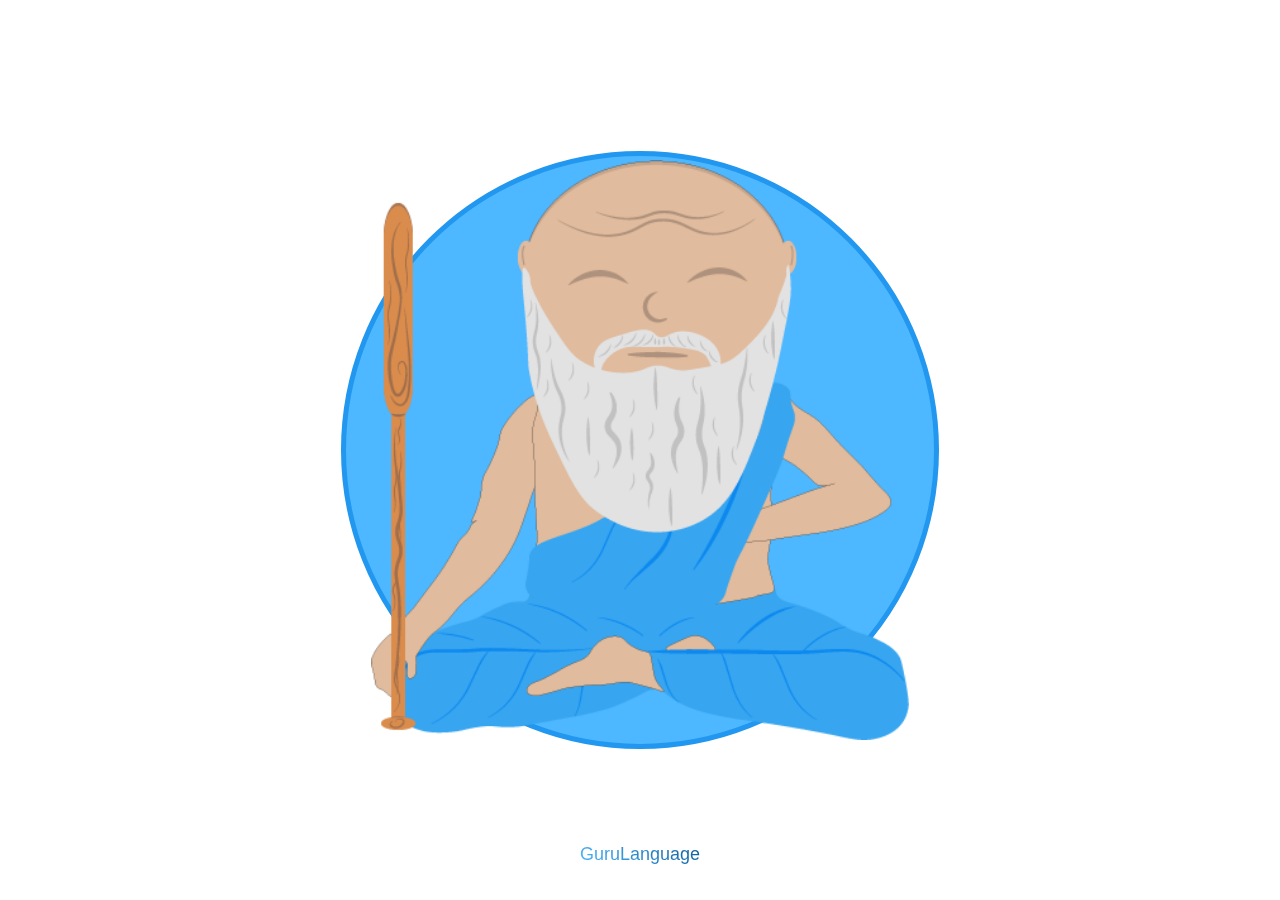
<file: app/src/main/assets/FirstScreen/index.html>
<!DOCTYPE html>
<html lang="en">
<head>
    <meta charset="UTF-8">
    <meta name="viewport" content="width=device-width, initial-scale=1.0">
    <title>Document</title>
    <link href="https://fonts.googleapis.com/icon?family=Material+Icons" rel="stylesheet">
    <link rel="stylesheet" href="../css/preloader.css">
    <link rel="stylesheet" href="../css/cubeloader.css">
    <style>
         @import url('http://fonts.cdnfonts.com/css/sf-pro-display');
        *{
            padding: 0;
            margin: 0;
        }

        body{
            background: url(../image/startScreenBg.png);
            background-repeat: no-repeat;
            background-size: cover;
        }
        .animate__animated{
            -webkit-animation-duration:1s;
            animation-duration:1s;
            animation-delay:1.2s;
            animation-fill-mode: forwards;
            opacity: 0;
            transition:opacity 1s;
            transition-delay: 1.2s;

     }
     .animate__animated.active{ opacity: 1;}

        .start{
        position: absolute;
            width: 100vw;
            height: 100vh;
            display: flex;
            align-items: flex-end;
            overflow: hidden;
        }
        .bg, .bg img{
            width: 100%;
            height: 100%;
            position: absolute;
            z-index: -1;
        }


        .logo{
            margin:24px;
        }
        .logo img{
            height: 42vw;
        }

        .title_join{
            color: #2D2D2F;
            font-family: 'SF Pro Display', sans-serif;
            font-size:3em;
            font-weight: 700;
            margin-left: 24px;
        }
        .join{
            display: block;
        }
        .hide{
            display: none;
        }
        .join_now{
            width: 90%;
            margin:50px 5%;
            background: #383F51;
            border-radius: 20px;
            text-align: center;
            color: white;
            padding: 15px 0;
            font-family: 'SF Pro Display', sans-serif;
        }
        .select_lang_bg{
            position: absolute;
            width: 0;
            height:0;
            top:50%;
            left: 50%;
            transform: translate(-50%, -50%);
            background:#383F51;
            border-radius:50%;
            transition: all 1.5s;
        }
        .select_lang, .select_lang_bg{
            z-index: 1;
        }
        .select_lang_bg.active{
                width: 200vh;
                height:200vh;
        }
        ul ,li{
            list-style: none;
        }
        .select_lang, .select_learn_lang{
            position: absolute;
            top: 0;
            left: 0;
            width: 100%;
            height: 100%;
            visibility: hidden;


        }
        .select_lang.active, .select_learn_lang.active{
            visibility: visible;
        }
        .select_lang li, .select_learn_lang li{
            background: white;
            width: 80%;
            height: 60px;
            margin:20px 10%;
            display: flex;
            justify-content: space-between;
            align-items: center;
            font-family: 'SF Pro Display', sans-serif;
            font-size: 20px;
            border-radius: 100px;
            opacity: 0;
            color:#60b7f1;
            overflow: hidden;
            box-shadow: rgba(0, 0, 0, 0.24) 0px 3px 8px;
            box-sizing: border-box;
        }
        .select_lang .title_lang, .select_learn_lang .title_learn_lang{
            text-align: center;
            font-family: 'SF Pro Display', sans-serif;
            font-size: 30px;
            margin: 30px 0;
            opacity: 0;
        }

        .select_lang .title_lang{
            color: white;
        }
        .select_lang .title_lang span{
            font-size: 15px;
        }
        .select_learn_lang .title_learn_lang{
            color: #60b7f1;
        }

        .select_learn_lang{
            display: none;
        }

        .select_learn_lang.active{
            display: block;
        }

        .select_lang li img, .select_learn_lang li img{
            height: 40px;
            width:40px;
            border-radius: 50%;
            margin-left:10px;
        }
        .select_lang li input, .select_learn_lang li input{
            margin-right: 20px;
            width: 20px;
            height: 20px;
        }

        .select_lang.active li, .select_lang.active .title_lang, .select_learn_lang.active li, .select_learn_lang.active .title_learn_lang{
            animation: 1s linear var(--i)  fade forwards;
        }
        .next{
            position: fixed;
            width: 70%;
            height: 60px;
            background: #60b7f1;
            border-radius: 100px;
            bottom: 20px;
            left:  15%;
            color: white;
            display: flex;
            justify-content: center;
            align-items: center;
            font-family: 'SF Pro Display', sans-serif;
            font-size: 25px;
            opacity: 0;
            display: none;
        }

        .next.active{
            display: flex;
            animation: 1s fade forwards;
        }

@keyframes fadeInDown{
    0%{opacity:0;
        transform:translate3d(0,-100%,0)
    }
    to{opacity:1;
        transform:translateZ(0)
}
}
.animate__fadeInDown{
    transform:translate3d(0,-100%,0)
}
.animate__fadeInDown.active{
    animation-name:fadeInDown;
}

@keyframes slideInLeft{
    0%{
        transform:translate3d(-100%,0,0);
        visibility:visible;
    }
    to{
        transform:translateZ(0);
    }
}
.animate__slideInLeft{
    transform:translate3d(-100%,0,0);
}
.animate__slideInLeft.active{
    animation-name:slideInLeft;
}

@keyframes slideInUp{
    0%{
        transform:translate3d(0,100%,0);
        visibility:visible
    }
    to{
        transform:translateZ(0)
    }
}
.animate__slideInUp{
    transform:translate3d(0,100%,0);
}

.animate__slideInUp.active{
    animation-name:slideInUp
}

        @keyframes fade{
            0%{
                opacity: 0;
            }
            100%{
                opacity: 1;
            }
        }

        .auth{
            width: 100%;
            height: 100%;
            position: absolute;
            top: 0;
            left: 0;
            display: flex;
            justify-content: space-between;
            align-items: center;
            flex-direction: column;
            text-align: center;
font-family: system-ui,roboto,sans-serif;
opacity: 0;
visibility: hidden;
transition: opacity .5s;
        }
        .auth.active{
         opacity: 1;
visibility: visible;
        }
        .google_info img{
            width: 40%;
            margin-top: 30%;
        }
         .google_info h1{
            color: black;
font-size: 40px;
         }
         .auth_btn{
            width: 90%;
  margin-bottom: 50px;
  font-weight: 500;
         }
         .auth_btn .skip{
            margin-top: 10px;
         }
        .google_auth_btn{
            padding: 15px 0;
            border-radius: 100px;
background: white;
   font-size: 18px;
  box-sizing: border-box;
  border: 1px solid #d6d9dc;
  color: #535a60;
  border-color: #d6d9dc;
  display: flex;
  align-items: center;
  justify-content: center;
        }
        .google_auth_btn img{
            width: 25px;
            margin-right: 5%;
        }
     </style>
</head>
<body>

<div class="splash">
    <div class="splash_logo">
        <img src="../image/sh.png" alt="">
    </div>
    <div class="txtlogo">GuruLanguage</div>
</div>

<div class="cube-wrapper">
    <div class="cube-folding">
        <span class="leaf1"></span>
        <span class="leaf2"></span>
        <span class="leaf3"></span>
        <span class="leaf4"></span>
    </div>

    <div class="progress-wrapper">
        <div class="progress-bar">
            <div class="progress"></div>
        </div>

        <div class="percentage">0%</div>
    </div>
</div>

<div class="start">

    <div class="select_lang_bg"></div>

    <ul class="select_lang">
        <div style="--i:.2s" class="title_lang">Native language<br><span>Рідна мова</span></div>

        <div class="next">Далі ></div>

    </ul>

    <ul class="select_learn_lang">
        <div style="--i:.2s" class="title_learn_lang">Вивчатимеш</div>

        <div class="next"><span>Далі</span> ></div>

    </ul>



    <div class="join">
        <div class="logo animate__animated animate__fadeInDown">
            <img src="../image/sh.png" alt="">
        </div>

        <div class="title_join animate__animated animate__slideInLeft">
            LET’S GET STARTED
        </div>
        <div class="join_now animate__animated animate__slideInUp">
            JOIN NOW
        </div>
    </div>

    <div class="auth">
        <div class="google_info"><img src="../image/google-logo.png" alt=""><h1>Авторизація</h1><p>Збережіть свої досягнення</p></div>

        <div class="auth_btn">
            <div class="google_auth_btn" >
                <img src="../image/google-logo.png" alt="">Sign in with Google
            </div>
            <div class="skip">Пропустити</div>
        </div>
    </div>

</div>















</body>
<script>
let join_now = document.querySelector('.join_now')
let join = document.querySelector('.join')
let select_lang_bg = document.querySelector('.select_lang_bg')
let select_lang = document.querySelector('.select_lang')
let select_learn_lang = document.querySelector('.select_learn_lang')
let next_lang = document.querySelector('.select_lang .next')
let next_learn_lang = document.querySelector('.select_learn_lang .next')
let animated_els = document.querySelectorAll('.animate__animated')
let loaderDataBase = document.querySelector('.cube-wrapper')
let loaderDataBaseProgress = loaderDataBase.querySelector('.progress-wrapper .progress')
let loaderDataBasePercentage = loaderDataBase.querySelector('.progress-wrapper .percentage')

let code1 = "";
let code2 = "";

let google_auth = document.querySelector('.google_auth_btn')
let google_auth_skip = document.querySelector('.skip')


let languages = Android.getData("http://english.ho.ua/languages.php");
let languages_list = JSON.parse(languages);
languages_list.forEach((item, i) => {
    //--------------------------------------------------
    let select_lang_item = document.createElement('li');
    select_lang_item.style = `--i: ${0.5 + (0.3 * i)}s`;
    select_lang_item.innerHTML = `<img src="${item.icon2}"><div>${item.to}</div> <input type="radio" name="lang" value="${item.code2}"/>`;
    select_lang_item.addEventListener('click', () => {
        let radio = select_lang_item.querySelector('input');
        radio.checked = true;
        if(!next_lang.classList.contains('active')) next_lang.classList.add('active');
        code2 = radio.value;
    })
    select_lang.appendChild(select_lang_item);
    //--------------------------------------------------
})

join_now.addEventListener('click', () => {
    select_lang_bg.classList.add('active')
    select_lang.classList.add('active')
})

showAuth = ()=>{
     document.querySelector('.auth').classList.add('active');
    loaderDataBase.classList.remove("active");
}
updateProgress = (progress)=>{
    loaderDataBaseProgress.style.width = progress+"%";
    loaderDataBasePercentage.innerText = progress+"%";
}
next_lang.addEventListener('click', () => {
    const filteredItems = languages_list.filter(item => item.code2 === code2);
    filteredItems.forEach((item, i) => {
        let select_learn_lang_item = document.createElement('li');
        select_learn_lang_item.style = `--i: ${0.5 + (0.3 * i)}s`;
        select_learn_lang_item.innerHTML = `<img src="${item.icon1}"><div>${item.from}</div> <input type="radio" name="lang" value="${item.code1}"/>`;
        select_learn_lang_item.addEventListener('click', () => {
            let radio = select_learn_lang_item.querySelector('input');
            select_learn_lang_item.querySelector('input').checked = true;
            if(!next_learn_lang.classList.contains('active')) next_learn_lang.classList.add('active');
            code1 = radio.value;
        })
        select_learn_lang.appendChild(select_learn_lang_item);

    })
    join.classList.add('hide')
    select_learn_lang.classList.add('active')
    select_lang_bg.classList.remove('active')
    select_lang.classList.remove('active')
})
google_auth_skip.addEventListener('click', () => {
    Android.firstLaunchSuccess();
})
google_auth.addEventListener('click', () => {
    Android.googleAuth();
})
next_learn_lang.addEventListener('click', () => {
    select_learn_lang.classList.remove('active')

    let from = "";
    let to = "";
    languages_list.forEach(item => {
        if(item.code1 == code1 && item.code2 == code2) {
            from = item.from;
            to = item.to;
        }
    })
    loaderDataBase.classList.add("active");
    Android.setStartConfig(from, to, code1, code2)
})

window.addEventListener('load', () => {
    animated_els.forEach(el => {
        el.classList.add('active')
    })
    document.querySelector(".splash .splash_logo").style.transform = "scale(1.5)";
    setTimeout(() => {
        document.querySelector(".splash").classList.add("hide_trans");
    }, 200);
});
    </script>
</html>
</file>
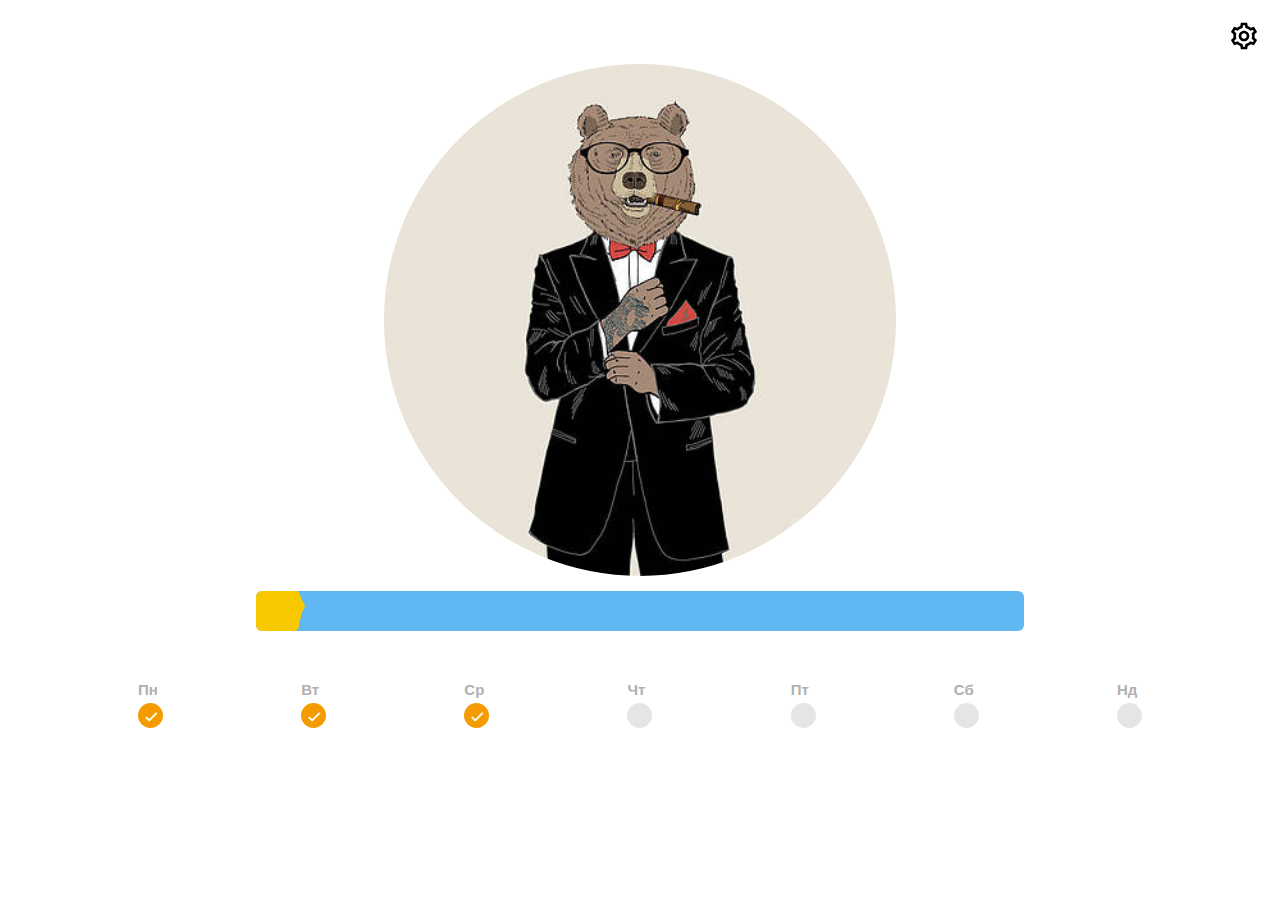
<file: app/src/main/assets/profile.html>
<!DOCTYPE html>
<html>
 <head>
  <meta http-equiv="Content-Type" content="text/html; charset=utf-8">
<meta name="viewport" content="width=device-width, initial-scale=1">
  <title>Пример веб-страницы</title>
     <link href='css/boxicons.min.css' rel='stylesheet'>
<style>
*{
padding:0;
margin:0;
}
.profile .avatar img{
border-radius:50%;
width:40vw;
height:40vw;
margin-top:5%;
}
.profile{
width:100vw;
text-align:center;
font-family: Arial, Helvetica, sans-serif;
}
.profile .avatar{
width:100%;
display:flex;
justify-content:center;
}
.status{
color:#60b7f1;
font-weight:600;
font-size:18px;
width: 90%;
margin: 15px 5%;
}
.fullprogress{
position:relative;
width:60%;
height:40px;
font-size:10px;
color:white;
border-radius:6px;
background: #60b7f1;
overflow: hidden;
display: flex;
    justify-content: center;
    align-items: center;
    white-space: nowrap;
}
.progressbar{
display:flex;
justify-content:center;
z-index: 10;width: 100%;
font-size:11px;
}
.nowprogress{
position:absolute;
top:0;
left:0;
height:100%;
background: #F9C900;
transition:0.3s all;
}
.words{
display:flex;
justify-content:center;
margin-top:30px;
}
.words .repeat,.words .learn{
position:relative;
max-width:calc(50% - 10px);
display:flex;
justify-content:center;
}
.words .repeat img,.words .learn img{
width:100%;
}
.words .repeat .black,.words .learn .black{
background:rgba(0,0,0,0.5);
width:100%;
height:100%;
position:absolute;
top:0;
left:0;
}
.words .repeat span,.words .learn span{
position:absolute;
color:white;
font-family: Arial, Helvetica, sans-serif;
top:20px;
font-weight:600;
}
.settings_trig{
	position: absolute;
	top:20px;
	right:20px;
	color:#222;
        position: absolute;

}
.settings_trig svg{
	fill: black;
	width:32px;
	height: 32px;
}
</style>

     <style>
		*{
			padding: 0;
			margin: 0;
			box-sizing: border-box;
		}
		.segment{
			width: 80%;
			margin-left: 10%;
			border-radius: 8px;
			display: flex;
			padding: 10px;
			justify-content: space-between;
			align-items: center;
			font-size: 20px;
			font-family: sans-serif;
			background: white;
			margin-top: 40px;
		}
		.day{
			font-weight: bold;
			color: #b0b0ae;
			margin-bottom: 5px;
			font-size: 15px;
		}
		.segment-circle{
			width: 25px;
			height: 25px;
			border-radius: 50%;
			background: #e5e5e5;
			display: flex;
			justify-content: center;
			align-items: center;
		}
		.segment-circle i{
			color: white;
		}
		.segment-circle.complete{
			background: #f49b00;
		}
		.segment-circle.empty i{
			display: none;
		}

	</style>
 </head>
 <body>
 	<div class="settings_trig">
 		<svg  xmlns="http://www.w3.org/2000/svg"  viewBox="0 0 24 24" ><path d="M 9.6660156 2 L 9.1757812 4.5234375 C 8.3516137 4.8342536 7.5947862 5.2699307 6.9316406 5.8144531 L 4.5078125 4.9785156 L 2.171875 9.0214844 L 4.1132812 10.708984 C 4.0386488 11.16721 4 11.591845 4 12 C 4 12.408768 4.0398071 12.832626 4.1132812 13.291016 L 4.1132812 13.292969 L 2.171875 14.980469 L 4.5078125 19.021484 L 6.9296875 18.1875 C 7.5928951 18.732319 8.3514346 19.165567 9.1757812 19.476562 L 9.6660156 22 L 14.333984 22 L 14.824219 19.476562 C 15.648925 19.165543 16.404903 18.73057 17.068359 18.185547 L 19.492188 19.021484 L 21.826172 14.980469 L 19.886719 13.291016 C 19.961351 12.83279 20 12.408155 20 12 C 20 11.592457 19.96113 11.168374 19.886719 10.710938 L 19.886719 10.708984 L 21.828125 9.0195312 L 19.492188 4.9785156 L 17.070312 5.8125 C 16.407106 5.2676813 15.648565 4.8344327 14.824219 4.5234375 L 14.333984 2 L 9.6660156 2 z M 11.314453 4 L 12.685547 4 L 13.074219 6 L 14.117188 6.3945312 C 14.745852 6.63147 15.310672 6.9567546 15.800781 7.359375 L 16.664062 8.0664062 L 18.585938 7.40625 L 19.271484 8.5917969 L 17.736328 9.9277344 L 17.912109 11.027344 L 17.912109 11.029297 C 17.973258 11.404235 18 11.718768 18 12 C 18 12.281232 17.973259 12.595718 17.912109 12.970703 L 17.734375 14.070312 L 19.269531 15.40625 L 18.583984 16.59375 L 16.664062 15.931641 L 15.798828 16.640625 C 15.308719 17.043245 14.745852 17.36853 14.117188 17.605469 L 14.115234 17.605469 L 13.072266 18 L 12.683594 20 L 11.314453 20 L 10.925781 18 L 9.8828125 17.605469 C 9.2541467 17.36853 8.6893282 17.043245 8.1992188 16.640625 L 7.3359375 15.933594 L 5.4140625 16.59375 L 4.7285156 15.408203 L 6.265625 14.070312 L 6.0878906 12.974609 L 6.0878906 12.972656 C 6.0276183 12.596088 6 12.280673 6 12 C 6 11.718768 6.026742 11.404282 6.0878906 11.029297 L 6.265625 9.9296875 L 4.7285156 8.59375 L 5.4140625 7.40625 L 7.3359375 8.0683594 L 8.1992188 7.359375 C 8.6893282 6.9567546 9.2541467 6.6314701 9.8828125 6.3945312 L 10.925781 6 L 11.314453 4 z M 12 8 C 9.8034768 8 8 9.8034768 8 12 C 8 14.196523 9.8034768 16 12 16 C 14.196523 16 16 14.196523 16 12 C 16 9.8034768 14.196523 8 12 8 z M 12 10 C 13.111477 10 14 10.888523 14 12 C 14 13.111477 13.111477 14 12 14 C 10.888523 14 10 13.111477 10 12 C 10 10.888523 10.888523 10 12 10 z"/></svg>
 	</div>
  <div class="profile">
<div class="avatar">
<img src="image/bear.jpg">
</div>
      <div class="status"></div>
      <div class="progressbar">
<div class="fullprogress">
<div class="nowprogress">
<svg class="sc-RefOD cjRwpv" viewBox="0 0 40 40" xmlns="http://www.w3.org/2000/svg" style="width: 40px; height: 40px; transform: translateZ(0px); will-change: transform;margin-left: 100%;transform: translateX(-20%);"><defs><filter id="goo" color-interpolation-filters="sRGB"><feGaussianBlur in="SourceGraphic" stdDeviation="3" result="blur"></feGaussianBlur><feColorMatrix in="blur" type="matrix" values="1 0 0 0 0
          0 1 0 0 0
          0 0 1 0 0
          0 0 0 25 -9" result="goo"></feColorMatrix><feComposite in="SourceGraphic" in2="goo" operator="atop"></feComposite></filter></defs><g filter="url(#goo)"><rect width="10" height="40" fill="#F9C900"></rect><circle fill="#F9C900" cx="5" cy="5" r="5"><animate id="bubble1anim1" attributeType="XML" attributeName="cx" from="5" to="15" dur="3s" begin="0s; bubble1anim2.end" fill="freeze"></animate><animate id="bubble1anim2" attributeType="XML" attributeName="cx" from="15" to="5" dur="3s" begin="bubble1anim1.end" fill="freeze"></animate></circle><circle fill="#F9C900" cx="5" cy="15" r="5"><animate id="bubble3anim1" attributeType="XML" attributeName="cx" from="5" to="25" dur="2s" begin="0s; bubble3anim4.end" fill="freeze"></animate><animate id="bubble3anim2" attributeType="XML" attributeName="cx" from="25" to="5" dur="2s" begin="bubble3anim1.end" fill="freeze"></animate><animate id="bubble3anim3" attributeType="XML" attributeName="cx" from="5" to="18" dur="3s" begin="bubble3anim2.end" fill="freeze"></animate><animate id="bubble3anim4" attributeType="XML" attributeName="cx" from="18" to="5" dur="3s" begin="bubble3anim3.end" fill="freeze"></animate></circle><circle fill="#F9C900" cx="5" cy="25" r="5"><animate id="bubble5anim1" attributeType="XML" attributeName="cx" from="5" to="17" dur="3s" begin="0s; bubble5anim4.end" fill="freeze"></animate><animate id="bubble5anim2" attributeType="XML" attributeName="cx" from="17" to="5" dur="3s" begin="bubble5anim1.end" fill="freeze"></animate><animate id="bubble5anim3" attributeType="XML" attributeName="cx" from="5" to="13" dur="4s" begin="bubble5anim2.end" fill="freeze"></animate><animate id="bubble5anim4" attributeType="XML" attributeName="cx" from="13" to="5" dur="4s" begin="bubble5anim3.end" fill="freeze"></animate></circle></g></svg>
</div>
<div class="progressbar" data-localization="progressbar"></div>
</div>
</div>
</div>

    <div class="segment">
        <div class="day-wrap"><div class="day">Пн</div> <div class="segment-circle complete"><i class='bx bx-check' ></i></div> </div>
        <div class="day-wrap"><div class="day">Вт</div> <div class="segment-circle complete"><i class='bx bx-check' ></i></div> </div>
        <div class="day-wrap"><div class="day">Ср</div> <div class="segment-circle complete"><i class='bx bx-check' ></i></div> </div>
        <div class="day-wrap"><div class="day">Чт</div> <div class="segment-circle empty"><i class='bx bx-check' ></i></div> </div>
        <div class="day-wrap"><div class="day">Пт</div> <div class="segment-circle empty"><i class='bx bx-check' ></i></div> </div>
        <div class="day-wrap"><div class="day">Сб</div> <div class="segment-circle empty"><i class='bx bx-check' ></i></div> </div>
        <div class="day-wrap"><div class="day">Нд</div> <div class="segment-circle empty"><i class='bx bx-check' ></i></div> </div>
    </div>

<!--<div class="words">
<div class="repeat">
<img src="image/know.jpg">
<div class="black"></div>
<span class="repeat" data-localization="repeat"></span>
</div>
<div class="learn">
<img src="image/learnimg.jpg">
    <div class="black"></div>
<span class="learn" data-localization="learn"></span>
</div>
</div>-->

<script src="js/stage.js"></script>
<script src="js/localization.js"></script>
<script>
let stagesKey = Object.keys(stages);
reload = ()=>{
let config = JSON.parse(Android.getConfigJson());
let xp = config["user"]["xp"];
stagesKey.forEach(item=>{
    if(xp >= stages[item]["min"] && xp <= stages[item]["max"]){
        document.querySelector(".avatar img").src = stages[item]["image"];
        document.querySelector(".status").innerText = language_pack[item];
        document.querySelector(".nowprogress").style.width = (xp-stages[item]["min"])/(stages[item]["max"]-stages[item]["min"])*100+"%";
    }
});
}
reload();
var eventMethod = window.addEventListener ?
    "addEventListener" :
    "attachEvent";
var eventer = window[eventMethod];
var messageEvent = eventMethod === "attachEvent" ?
    "onmessage" :
    "message";
eventer(messageEvent, function(e) {
    if (e.data === "reload" || e.message === "reload") {
        reload();
    }
});
</script>
 </body>
</file>
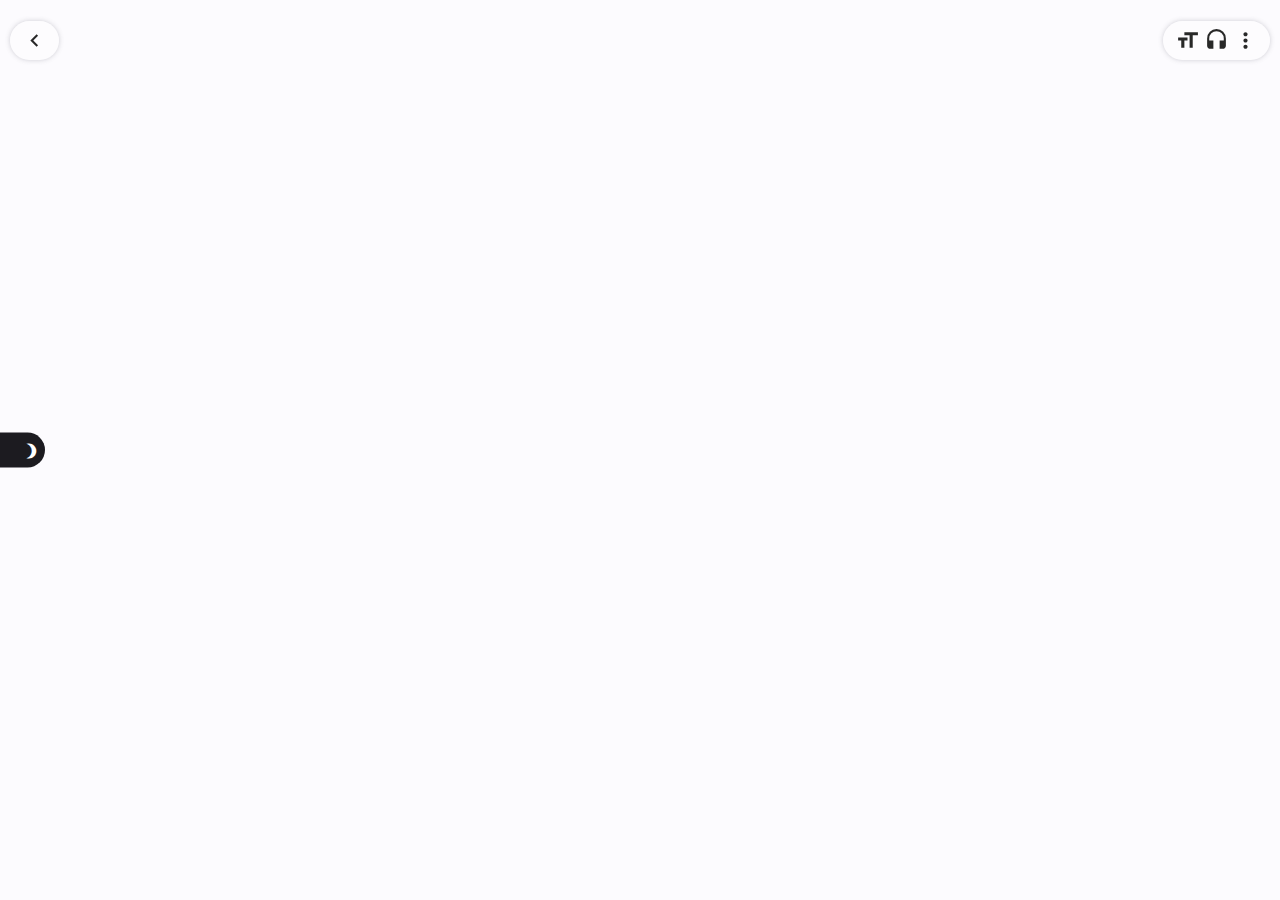
<file: app/src/main/assets/read.html>
<!DOCTYPE html>
<html lang="en">
<head>
    <meta charset="UTF-8">
    <meta name="viewport" content="width=device-width, initial-scale=1.0">
    <meta http-equiv="Content-Security-Policy" content="upgrade-insecure-requests">
    <link href="https://fonts.googleapis.com/css2?family=Poppins:wght@400;600&display=swap" rel="stylesheet">
    <title>Document</title>
    <style>
		@import url('https://fonts.googleapis.com/css2?family=Caveat:wght@500&display=swap');
		@import url('https://fonts.googleapis.com/css2?family=Allerta&display=swap');
		*{
			padding: 0;
			margin: 0;
			box-sizing: border-box;
		}
		::-webkit-scrollbar {
			width: 0px;
			background: transparent;
		}
		body,html{
			height: 100vh;
			background: #f5f5f6;
			overflow: hidden;
		}
		.textSettings{
			position: fixed;
			top: 100px;
			left: 50%;
			transform: translateX(-50%);
			width: 80%;
			border-radius: 10px;
			padding:10px;
			box-sizing: border-box;
			visibility: hidden;
			opacity: 0;
			transition: .3s;
			z-index: 10;
		}
		.textSettings.active{
			visibility: visible;
			opacity: 1;
		}
		.top-bar .back, .top-bar .read_settings, .textSettings{
		    color:#282828;
		    box-shadow:0 0 5px rgba(100, 100, 111, 0.3);
			background: rgba( 255, 255, 255, 0.4 );
            backdrop-filter: blur( 10px );
            -webkit-backdrop-filter: blur( 10px );

        }
		.setting_title{
			font-family: sans-serif;
			font-size: 12px;
			padding: 3px;
			margin-top: 10px;

		}
		.center{
			display: flex;
			justify-content: center;
			align-items: center;
		}
		.small, .large{
			width:10%;
			text-align: center;
			color:#282828;
		}
		.small{
			font-size: 20px;
		}
		.slider-container{
			position: relative;
			width: 80%;
		}
		.slider-container .fill{
			position: absolute;
			display: block;
			width: 25%;
			height: 10px;
			background: #282828;
			border-radius: 5px;
			z-index: 2;
		}
		.slider{
			position: absolute;
			z-index: 1;
			width:100%;
			height:10px;
			border-radius: 5px;
			outline: none;
		}
		.slider::-webkit-slider-runnable-track {
			background: #eee;
			height: 10px;
			border-radius: 5px;
		}
		/******** Firefox ********/
		.slider::-moz-range-track {
			background: #eee;
			height: 10px;
			border-radius: 5px;
		}
		.slider{
			-webkit-appearance: none;
			outline: none;
		}
		.slider::-webkit-slider-thumb {
			-webkit-appearance: none;
			width: 20px;
			height: 20px;
			background-color: #282828;
			border-radius: 50%;
			cursor: pointer;
			outline: none;
			box-shadow:  0 0 0 0 rgba(40, 40, 40, .1);
			transition: .3s ease-in-out;
			margin-top: -5px;
		}
		.slider::-webkit-slider-thumb:hover {
			box-shadow:  0 0 0 10px rgba(40, 40, 40, .1);
		}
		.tabs{
			width: 100%;
			height:100%;
			font-family: sans-serif;
			font-size: 16px;
			line-height: 1.5em;
			transition: font-size .2s;
			overflow: scroll;
			text-align: left;
			padding: 0 30px;
			padding-top: 70px;
		}
		.tab div.indent{
			margin: 20px 0;
		}
		.tab div.indent:before
		{
			content: '';
			display:inline-block;
			width: 10px;
			height: 20px;
			float:left;
		}
		.top-bar{
			position: fixed;
			width: 100%;
			height: 70px;
			top:0;
			left:0;
			z-index: 10;
			display: flex;
			align-items: flex-end;
			justify-content: space-between;
			padding: 10px;
		}
		.top-bar i{
		    font-size: 25px;
		    margin: 2px;
		}
		.top-bar .back, .top-bar .read_settings{
		    padding: 5px 10px;
            border-radius: 60px;
            display: flex;
            align-items: center;
            box-sizing: border-box;
		}
				main .tabs .title, main .tabs .author{
				margin: 5px 0;
				text-align: center;
				}
		.align-select, .speed-select{
		     display: flex;
		     justify-content: space-between;
		}
		.align-select i, .speed-select i{
		    padding: 2px;
		    border-radius: 6px;
		}
		.align-select i.select, .speed-select i.select{
            background: #282828;
            color: #f5f7fa;
		}


		</style>
    <link href="css/tooltip.css" rel="stylesheet">
    <link href="css/notification.css" rel="stylesheet">
    <link href="css/icons.css" rel="stylesheet">
    <link href="css/boxicons.min.css" rel="stylesheet">
    <link rel="stylesheet" href="css/dark.css">
</head>
<body>
<div class="toast success">
    <div class="container-1">
        <i class='bx bxs-check-circle' ></i>
    </div>
    <div class="container-2">
        <p>Успіх</p>
        <p class="toast-text">Ви успішно додали слово.</p>
    </div>
    <button>&times;</button>
</div>
<div class="toast error">
    <div class="container-1">
        <i class='bx bxs-error-alt'></i>
    </div>
    <div class="container-2">
        <p>Помилка</p>
        <p class="toast-text">Ви вже додавали це слово.</p>
    </div>
    <button>&times;</button>
</div>
<div class="top-bar">
    <div class="back">
        <i class="material-icons">keyboard_arrow_left</i>
    </div>
    <div class="read_settings">
        <i class="material-icons format_size">format_size</i>
        <i class="material-icons read">headset</i>
        <i class="material-icons more_settings">more_vert</i>
    </div>
</div>
<main>
    <div class="tabs">
    </div>
</main>

<div class="darkmode">
    <div class="darkmode_icons">
        <i class="material-icons sun">brightness_5</i> <i class="material-icons moon">brightness_3</i>
    </div>
</div>
<section class="textSettings">
    <div class="setting_title">SIZE</div>
    <div class="sizeRange center">
        <i class="material-icons small">format_size</i>
        <div class="slider-container">
            <span class="fill"></span>
            <input type="range" min="14" max="22" value="16" step=".001" class="slider">
        </div>
        <i class="material-icons large">format_size</i>
    </div>
    <div class="setting_title">ALIGN</div>
    <div class="align-select">
        <i class="material-icons format_align_left select">format_align_left</i>
        <i class="material-icons format_align_center">format_align_center</i>
        <i class="material-icons format_align_justify">format_align_justify</i>
        <i class="material-icons format_align_right">format_align_right</i>
    </div>
    <div class="setting_title">SPEED</div>
    <div class="speed-select">
        <i>0.25</i>
        <i>0.50</i>
        <i>0.75</i>
        <i class="select">1.00</i>
    </div>
</section>
<div class="clip"></div>
<script>
        let activeTooltip;
		document.querySelector(".back").onclick = function() {
		    parent.postMessage(JSON.stringify({ "type": "closeread" }), "*");
		}
		let updateTooltip = (text_tooltip) => {
			(text_tooltip.classList.contains("left")) ? text_tooltip.classList.remove("left"): (text_tooltip.classList.contains("right")) ? text_tooltip.classList.remove("right") : (text_tooltip.classList.contains("top")) ? text_tooltip.classList.remove("top") : console.log("ok");
		    text_tooltip.querySelector('.arrow').style = "";
		    text_tooltip.classList.add("top");
		    let clientRect = text_tooltip.getBoundingClientRect();
			let clientRectEl = text_tooltip.parentElement.getBoundingClientRect();
				if(clientRect.left < 30){
				    text_tooltip.classList.remove('top');
				    text_tooltip.classList.add('left');
				    text_tooltip.querySelector('.arrow').style.left = `${clientRectEl.width/2}px`;
				}else if(clientRect.right > window.innerWidth - 30){
				    text_tooltip.classList.remove('top');
				    text_tooltip.classList.add('right');
				    text_tooltip.querySelector('.arrow').style.right = `${clientRectEl.width/2}px`;
				}
		}
		</script>
<script src="js/notification.js"></script>
<script src="js/read.js"></script>
<script src="js/dark.js"></script>
</body>
<script>
		let book_id;
		hideActiveTooltip = ()=>{
		    if(activeTooltip){
		        activeTooltip.classList.remove("active");
		        activeTooltip = undefined;
            }
		}

        window.addEventListener('click', e => {
        if(activeTooltip){
                if (!parents(e.target, activeTooltip.parentElement.dataset.id)) {
                    hideActiveTooltip();
                }
                }
        });

		showTooltip = (e,el) => {
		let text = el.querySelector(".tooltiptext");
		if(!text.classList.contains("active")){
		    hideActiveTooltip();
            updateTooltip(text);
            text.classList.add('active');
            activeTooltip = text;
		}else{
            let original = el.childNodes[0].nodeValue;
            let translate = el.querySelector('.translateload .translate_word').innerText;
            let transcription = el.querySelector('.translateload .transcription').innerText;
            console.log(transcription)
            if(e.target.classList.contains("putWord")){
                if(Android.putWord(original, transcription, translate)){
                    notify('Ви успішно додали слово.', true)
                }else{
                    notify('Ви вже додавали це слово.', false)
                };
            }
            if(e.target.classList.contains("putRepeatWord")){
                if(Android.putRepeatWord(original, transcription, translate)){
                    notify('Ви успішно додали слово.', true)
                }else{
                    notify('Ви вже додавали це слово.', false)
                };
            }
		}
		}
		let getTranslate = (el, isword)=>{
						if(isword == 'yes'){
						el.setAttribute('onclick','showTooltip(event, this)');
						el.classList.add('tooltip');
						let tooltiptext = document.createElement('div');
						tooltiptext.classList = 'tooltiptext top';
						let res = JSON.parse(Android.getWord(el.innerText));
						tooltiptext.innerHTML = `<div class="arrow"></div><div class="translateload"><span class="original">${el.innerText}</span><span class="transcription">${res[1]}</span><span class="translate_word">${res[0]}</span></div><div class="wrap_btn"><button class="putWord">Вчити</button> <button class="putRepeatWord">Знаю</button></div> <div class="voice" onclick='Android.toVoice("${el.innerText}");'><i class="material-icons">volume_up</i></div>`;
						el.appendChild(tooltiptext);

						updateTooltip(tooltiptext);
						hideActiveTooltip();
						activeTooltip = tooltiptext;
						tooltiptext.classList.add("active");
					}
		}
		parents = (el, id) => {
            while (true) {
                if ((el.classList.contains("tooltip") && el.dataset.id == id) || (el.classList.contains("textwords") && el.dataset.id == id)) {
                    return true;
                }
                el = el.parentElement;
                if (el == null || el == document.body) {
                    return false;
                }
            }
		}
		document.querySelector('.read').addEventListener('click', ()=>{
		    if(book_id) Android.startReader(book_id, 0);
		})











		document.querySelector('.format_size').addEventListener('click', ()=>{
		    document.querySelector('.textSettings').classList.add("active");
		});

		document.querySelector('.textSettings .align-select').addEventListener('click', ()=>{
		if (event.target.tagName === 'I') {
		    document.querySelector('.tabs').style.textAlign = event.target.textContent.replace("format_align_", "");
		    document.querySelector(".align-select i.select").classList.remove("select");
		    event.target.classList.add("select");
		}
		});
		document.querySelector('.textSettings .speed-select').addEventListener('click', ()=>{
		if (event.target.tagName === 'I') {
		    Android.setSpeed(event.target.textContent);
		    document.querySelector(".speed-select i.select").classList.remove("select");
		    event.target.classList.add("select");
		}
		});
		</script>
</html>
</file>
<file: app/src/main/assets/css/preloader.css>
.splash{
			    overflow: hidden;
			position: absolute;
			width: 100%;
			height: 100%;
			background: white;
			top: 0;
			left: 0;
			display: flex;
			justify-content: center;
			align-items: center;
			z-index: 10;
			opacity: 1;
			visibility: visible;
			transition: opacity 2s;
		}
		.splash.hide_trans{
			opacity: 0;
			visibility: hidden;

		}
		.splash_logo{
			background: #4db7ff;
			border: 5px solid #2197ef;
			border-radius: 50%;
			height: 46vw;
			width: 46vw;
			display: flex;
			justify-content: center;
			align-items: center;
			transition: all 2s;

		}
		.splash_logo img{
			width: 42vw;
		}
		.txtlogo{
			position: absolute;
			bottom: 35px;
			text-align: center;
			background:linear-gradient(45deg, #4db7ff, #0b5c98);

  -webkit-background-clip: text;
  -webkit-text-fill-color: transparent;
			font-family: 'Roboto', sans-serif;
			font-size: 18px;


		}
</file>
<file: app/src/main/assets/css/cubeloader.css>
.cube-folding {
	 width: 100px;
	 height: 100px;
	 display: inline-block;
	 transform: rotate(45deg);
	 font-size: 0;
}
 .cube-folding span {
	 position: relative;
	 width: 50px;
	 height: 50px;
	 transform: scale(1.1);
	 display: inline-block;
}
 .cube-folding span::before {
	 content: "";
	 background-color: #60b7f1;
	 position: absolute;
	 left: 0;
	 top: 0;
	 display: block;
	 width: 50px;
	 height: 50px;
	 transform-origin: 100% 100%;

	 animation: folding 2.5s infinite linear both;
}
 .cube-folding .leaf2 {
	 transform: rotateZ(90deg) scale(1.1);
}
 .cube-folding .leaf2::before {
	 animation-delay: 0.3s;
	 background-color: #49acef;
}
 .cube-folding .leaf3 {
	 transform: rotateZ(270deg) scale(1.1);
}
 .cube-folding .leaf3::before {
	 animation-delay: 0.9s;
	 background-color: #49acef;
}
 .cube-folding .leaf4 {
	 transform: rotateZ(180deg) scale(1.1);
}
 .cube-folding .leaf4::before {
	 animation-delay: 0.6s;
	 background-color: #31a2ed;
}

 @keyframes folding {
	 0%, 10% {
		 -webkit-transform: perspective(140px) rotateX(-180deg);
		 -moz-transform: perspective(140px) rotateX(-180deg);
		 transform: perspective(140px) rotateX(-180deg);
		 -webkit-opacity: 0;
		 -moz-opacity: 0;
		 opacity: 0;
	}
	 25%, 75% {
		 -webkit-transform: perspective(140px) rotateX(0deg);
		 -moz-transform: perspective(140px) rotateX(0deg);
		 transform: perspective(140px) rotateX(0deg);
		 -webkit-opacity: 1;
		 -moz-opacity: 1;
		 opacity: 1;
	}
	 90%, 100% {
		 -webkit-transform: perspective(140px) rotateY(180deg);
		 -moz-transform: perspective(140px) rotateY(180deg);
		 transform: perspective(140px) rotateY(180deg);
		 -webkit-opacity: 0;
		 -moz-opacity: 0;
		 opacity: 0;
	}
}
 .cube-wrapper {
	 position: fixed;
	 left: 0;
	 top: 0;
	 width: 100%;
	 height: 100%;
	 background: white;
	 z-index: 100;
	 display: flex;
	 justify-content: center;
	 align-items: center;
	 opacity: 0;
	 visibility: hidden;
	 transition: 0.5s;
}
.progress-wrapper{
	position: absolute;
	height: 5px;
	width: 60%;
	left: 20%;
	bottom: 30px;
	display: flex;
	align-items: center;
	font-size: 14px;
}
.progress-bar{
	background: #e5e5e5;
	position: relative;
	border-radius: 8px;
	overflow: hidden;
	height: 100%;
	width: 100%;
}
.progress{
	background-color: #60b7f1;
	position: absolute;
	height: 100%;
	width: 0%;
	transition: .2s;
}
.percentage{
    color: #60b7f1;
    font-family: sans-serif;
    margin-left: 5px;
}
.progress.active{
	width: 100%;
}

.cube-wrapper.active{
    visibility: visible;
    opacity: 1;
}
</file>
<file: app/src/main/assets/css/tooltip.css>
main .tooltip {
  position: relative;
  display: inline-block;
  text-shadow: 0 0px 2px #ff0044;
  color: #bd335f;
}

.tooltip .tooltiptext {
  width: 60vw;
  text-shadow: none;
  visibility: hidden;
  text-align: center;
  padding: 5px;
  border-radius: 8px;
  position: absolute;
  z-index: 1;
  font-family: sans-serif;
  background: var(--tooltip-background);
  text-transform: capitalize;
  color: white;
  bottom: 120%;
}
.tooltip .tooltiptext .voice{
    position: absolute;
    top: 10px;
    right: 10px;
}
.tooltip .tooltiptext .original{
    color: var(--tooltip-color);
    font-size: 1.2em;

}

.wrap_btn{
    display: flex;
    justify-content: center;
    align-items: center;
    padding: 10px;
}

.wrap_btn button{
	border: none;
	background: none;
	color: #fff;
	font-family: sans-serif;
	text-align: center;
	font-size: 1em;
	display: block;
	width: 50%;
}

.wrap_btn button:first-child{
}

/*main:not(.dark) .tooltip .tooltiptext{
    background: var(--tooltip-background);
}*/

.tooltip .tooltiptext.active {
  visibility: visible;
}

.tooltip .tooltiptext.top {
    left: 50%;
    transform: translateX(-50%);
}
.tooltip .tooltiptext.right {
  right: -10px;
}
.tooltip .tooltiptext.left {
  left: -10px;
}

.tooltip .tooltiptext .arrow {
  content: " ";
  position: absolute;
  top: 100%;
  margin-left: -7px;
  border-width: 7px;
  border-style: solid;
  border-color: var(--tooltip-background) transparent transparent transparent;
}
.tooltip .tooltiptext.top .arrow{
    left: 50%;
}

/*Panel*/
.translate_panel{
position:fixed;
bottom:-100%;
left:0;
width:100%;
height:20vh;
box-shadow:0 0 10px black;
transition:2s all;
text-align:center;
}
.translate_panel .original, .translate_panel .translate{
    width: 100%;
    height: 10vh;
    display: block;
    font-family: sans-serif;
    display: grid;
    place-items: center;

}
.translate_panel .original{
background: #2cb1f8;
color:white;
}
.translate_panel .translate{
background: white;
color:#2cb1f8;
}
.translate_panel.active{
bottom:0;
}
.getTranslate{
position:fixed;
top:0;
bottom:0;
right:20px;
margin:auto;
width:60px;
height:60px;
border-radius:50%;
background:#2cb1f8;
visibility:hidden;
opacity:0;
transition:opacity 0.2s;
}
    .getTranslate.active {
        visibility: visible;
        opacity: 1;
    }

    .translateload {
        display: flex;
        justify-content: center;
        flex-direction: column;
        /*background: #222026;*/
    }
    /* #161519*/
    .translateload .transcription{
        font-size: 12px;
    }
    .translateload{
        padding: 10px 0;
    }
    .translateload div {
        width: 8px;
        height: 8px;
        border-radius: 50%;
        background: white;
    }

    .translateload div:nth-child(1) {
        animation: load 0.5s ease-in-out 0.25s infinite alternate;
    }
    .translateload span{
        padding: 0 2px;
        line-height: 1.4;
    }

    .translateload div:nth-child(2) {
        margin: auto 2px;
        animation: load 0.5s ease-in-out 0.5s infinite alternate;
    }

    .translateload div:nth-child(3) {
        animation: load 0.5s ease-in-out 0.75s infinite alternate;
    }
    .textwords{
        display: inline;
    }

    @keyframes load {
        0% {
            transform: translateY(0);
        }

        100% {
            transform: translateY(-50%);
        }
</file>
<file: app/src/main/assets/css/notification.css>
.notification{
    position: fixed;
    top: 0;
    left: 50%;
    transform: translateX(-50%);
    background: #e64a1996;
    padding: 20px 30px;
    border-radius: 10px;
    box-shadow: rgba(0, 0, 0, 0.2) 0px 18px 50px -10px;
    white-space: nowrap;
    color: white;
    font-size:17px;
    font-family: sans-serif;
    visibility: hidden;
    opacity: 0;
    transition: all 0.5s;
    z-index:999;
}
.notification.active{
top: 30px;
visibility: visible;
opacity: 1;
}
.toast{
    opacity: 0;
    visibility: hidden;
    transition: all 0.5s;
	position: fixed;
	top: 10px;
	left: 5%;
    width: 90%;
    height: 80px;
    padding: 20px;
    background-color: #ffffff;
    border-radius: 7px;
    display: grid;
    grid-template-columns: 1.3fr 6fr 0.5fr;
    box-shadow: 0 15px 30px rgba(0,0,0,0.08);
    font-family: "Poppins",sans-serif;
    z-index: 3;
}
.toast.active{
opacity: 1;
visibility: visible;
}

.success{
    border-left: 8px solid #47D764;
}
.error{
    border-left: 8px solid #ff355b;
}

.error i{
    color: #ff355b;
}

.toast:not(:last-child){
    margin-bottom: 50px;
}
.container-1,.container-2{
    align-self: center;
}
.container-1 i{
    font-size: 35px;
}
.success i{
    color: #47D764;
}
.container-2 p:first-child{
    font-weight: 600;
    font-size: 16px;
}
.toast.success .container-2 p:first-child{
    color: #47D764;
}
.toast.success .container-2 p:first-child{
    color: #ff355b;
}
.container-2 p.toast-text{
    font-size: 12px;
    font-weight: 400;
}

.toast button{
    align-self: flex-start;
    background: none;
    font-size: 25px;
    color: #656565;
    line-height: 0;
    cursor: pointer;
    outline: none;
    border: none;
}
</file>
<file: app/src/main/assets/css/icons.css>
@font-face {
  font-family: 'Material Icons';
  font-style: normal;
  font-weight: 400;
  font-display: block;
  src: url("../fonts/MaterialIcons-Regular.eot");
  /* For IE6-8 */
  src: local("Material Icons"), local('MaterialIcons-Regular'), url("fonts/MaterialIcons-Regular.woff2") format("woff2"), url("fonts/MaterialIcons-Regular.woff") format("woff"), url("fonts/MaterialIcons-Regular.ttf") format("truetype");
 }

.material-icons {
 font-family: 'Material Icons';
  font-weight: normal;
  font-style: normal;
  font-size: 24px;
  /* Preferred icon size */
  display: inline-block;
  line-height: 1;
  text-transform: none;
  letter-spacing: normal;
  word-wrap: normal;
  white-space: nowrap;
  /* Respect document layout direction */
  direction: inherit;
  /* Support for all WebKit browsers. */
  -webkit-font-smoothing: antialiased;
  /* Support for Safari and Chrome. */
  text-rendering: optimizeLegibility;
  /* Support for Firefox. */
  -moz-osx-font-smoothing: grayscale;
}
</file>
<file: app/src/main/assets/css/dark.css>
body .clip {
	 z-index: 2;
	 position: absolute;
	 top: 50%;
	 left: 40px;
	 width: 0rem;
	 height: 0rem;
	 border-radius: 50%;
}
 body .clip.anim {
	 animation: open 1.5s ease-in-out;
}
 @keyframes open {
	 0% {
		 top: 50%;
		 left: 2rem;
		 width: 0rem;
		 height: 0rem;
		 clip-path: circle(0rem at center);
	}
	 100% {
		 top: calc(-250vmax + 50%);
		 left: calc(-250vmax + 40px);
		 width: 500vmax;
		 height: 500vmax;
		 clip-path: circle(100% at center);
	}
}
 body main {
	 position: fixed;
	 top: 0px;
	 left: 0px;
	 right: 0px;
	 bottom: 0px;
	 background: var(--background);
	 color: var(--color);
}
 body main:not(.dark) {
	 --tooltip-background: #1c1b20;
	 --tooltip-color: #bd335f;
	 --background: #fcfbfe;
	 --color: #323133;
	 --moon:1;
	 --sun:0;

}
 body main.dark {
	--tooltip-background: #bd335f;
	--tooltip-color: #1c1b20;
	--background: #1c1b20;
	--color: #f5f7fa;
	--moon:0;
	--sun:1;
}

.darkmode{
	position: fixed;
    left: 0;
    border-top-right-radius: 30px;
    border-bottom-right-radius: 30px;
    top: 50%;
    transform: translateY(-50%);
    height: 35px;
    width: 45px;
    padding-right: 5px;
    transition: all 1s;
    z-index: 10;

}
.darkmode:not(.dark){
	background: #1c1b20;
	color: #fff;
}
.darkmode.dark{
	background: #fcfbfe;
	color: #000;
}
.darkmode:not(.dark) .darkmode_icons .moon, .darkmode.dark .darkmode_icons .sun{
 opacity: 1;
}
.darkmode.dark .darkmode_icons .moon, .darkmode:not(.dark) .darkmode_icons .sun{
 opacity: 0;
}
.darkmode_icons{
	position: relative;
	width: 100%;
	height: 100%;
	display: flex;
	align-items: center;
	justify-content: flex-end;
	border-top-right-radius: 30px;
    border-bottom-right-radius: 30px;

}
.darkmode .darkmode_icons i{
	position: absolute;
    font-size: 18px;
}
</file>
